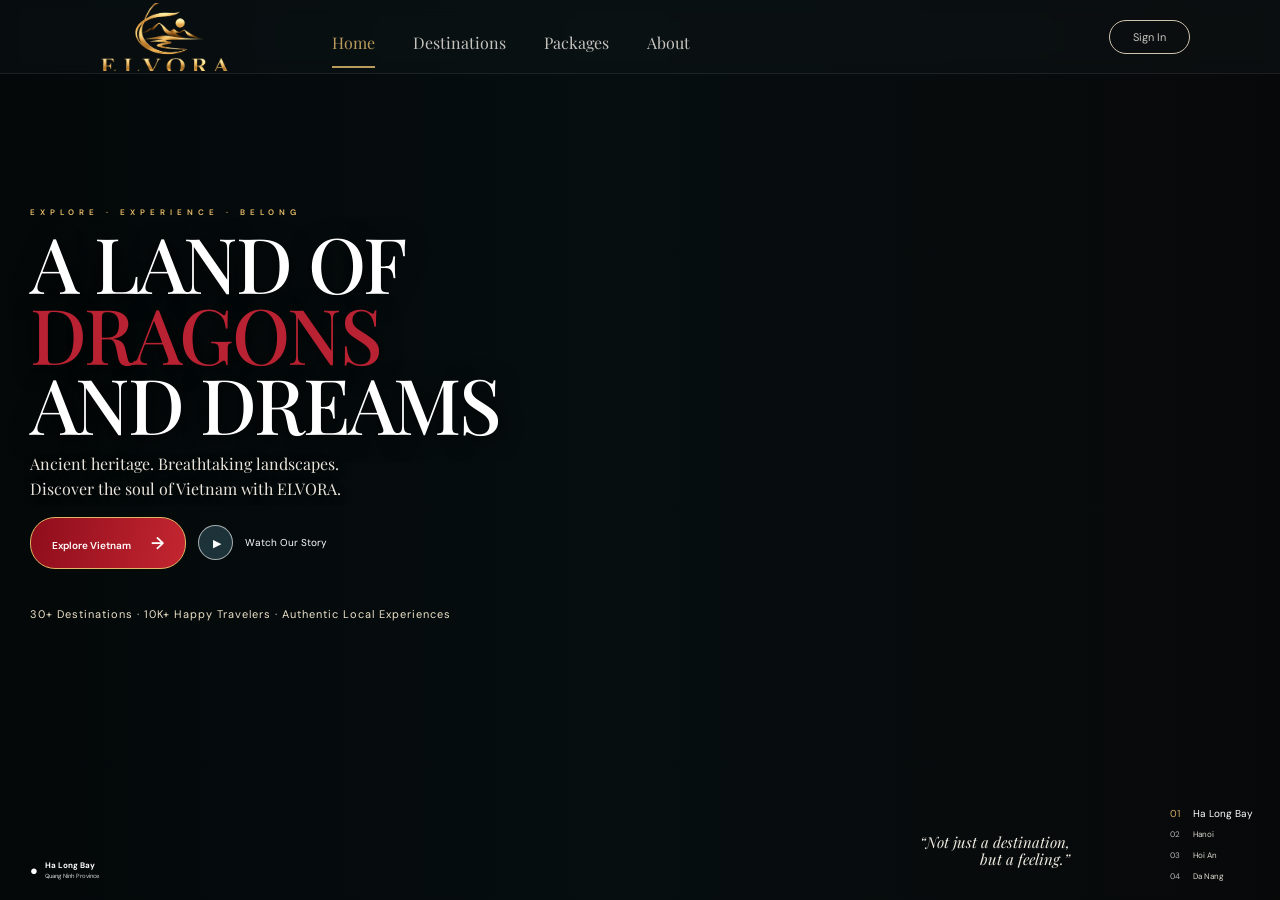
<file: index.html>
<!DOCTYPE html>
<html lang="en">
  <head>
    <meta charset="UTF-8" />
    <meta name="viewport" content="width=device-width, initial-scale=1.0" />
    <title>ELVORA — Journeys, Curated.</title>
    <link rel="preconnect" href="https://fonts.googleapis.com" />
    <link rel="preconnect" href="https://fonts.gstatic.com" crossorigin />
    <link href="https://fonts.googleapis.com/css2?family=DM+Sans:wght@400;500;600&family=Playfair+Display:wght@400;500;600&display=swap" rel="stylesheet" />
    <link rel="stylesheet" href="styles.css" />
    <style>
      /* Small fixes layered on top of the existing design */
      .hero-slide:nth-child(2) { background-image: url('hanoi-pagoda.png'); }
      .links a { font-size: 14px; font-weight: 500; }
      .auth-card { position: fixed; z-index: 10; top: 50%; right: 50%; width: min(390px, 90vw); padding: 28px; opacity: 0; pointer-events: none; transform: translate(50%, -48%) scale(.96); transition: .25s; }
      .auth-card.open { opacity: 1; pointer-events: auto; transform: translate(50%, -50%) scale(1); }
      .auth-card::before { position: fixed; z-index: -1; inset: -100vmax; content: ''; background: #06101299; }
      .close-login { position: absolute; top: 8px; right: 12px; border: 0; color: white; background: none; font-size: 24px; cursor: pointer; }
      .tabs button { font-size: 12px; }.auth-card form > label { height: 42px; font-size: 12px; }.auth-card input { font-size: 12px; }.submit { height: 38px; font-size: 12px; }.social { height: 37px; font-size: 10px; }.guest { font-size: 9px; }
    </style>
    <style>
      /* Responsive polish and subtle motion */
      body { animation: page-in .65s ease both; }
      .hero-copy { animation: rise-in .9s .15s both; }
      nav { animation: drop-in .7s ease both; }
      .primary, .play, .watch, .nav-icons button, .places button { transition: transform .25s ease, opacity .25s ease, background .25s ease; }
      .primary:hover, .play:hover { transform: translateY(-3px); }
      .watch:hover { opacity: .7; }.places li:hover { transform: translateX(-4px); }
      @keyframes page-in { from { opacity: 0; } to { opacity: 1; } }
      @keyframes rise-in { from { opacity: 0; transform: translateY(24px); } to { opacity: 1; transform: translateY(0); } }
      @keyframes drop-in { from { opacity: 0; transform: translateY(-14px); } to { opacity: 1; transform: translateY(0); } }
      @media (max-width: 900px) { nav { gap: 16px; padding: 14px 5%; }.links { gap: 16px; }.links a { font-size: 12px; }.hero-copy { left: 7%; }.auth-card { width: min(370px, 90vw); } }
      @media (max-width: 700px) { .menu-button { display: block; }.links { position: absolute; top: 64px; left: 0; right: 0; display: none; flex-direction: column; align-items: flex-start; gap: 18px; padding: 24px 7%; background: #0b1418f2; }.links.open { display: flex; animation: rise-in .3s ease both; }.links .selected:after { bottom: -6px; }.nav-icons { margin-left: auto; }.hero-copy { top: 22%; }.places { display: block; right: 7%; bottom: 15px; }.auth-card { padding: 24px; } }
      @media (max-width: 480px) { .brand { font-size: 17px; }.brand small { font-size: 5px; }.hero h1 { font-size: clamp(42px, 14vw, 57px); }.subtitle { font-size: 15px; }.actions { flex-wrap: wrap; }.primary { padding: 13px 17px; }.location, blockquote { display: none; }.places { font-size: 9px; }.nav-icons > button:not(.sign-in) { display: none; } }
      @media (prefers-reduced-motion: reduce) { *, *::before, *::after { animation-duration: .01ms !important; transition-duration: .01ms !important; } }
    </style>
  <style>.elvora-brand{width:130px!important;height:60px!important;flex:0 0 130px!important;background:url('elvora-logo.png') center 52%/260px auto no-repeat!important}.elvora-brand:after{display:none!important}.elvora-brand>*{display:none!important}</style><style>.elvora-brand,.logo{width:150px!important;height:68px!important;flex:0 0 150px!important;background:url('elvora-logo.png') center 52%/150px auto no-repeat!important}.elvora-brand:after{display:none!important}.elvora-brand>*{display:none!important}@media(min-width:761px){nav{height:74px!important;padding:0 7%!important}.links{margin-left:62px!important;gap:38px!important}.links a{font-size:16px!important;padding:27px 0 13px!important}.signin,.sign{padding:10px 26px!important;font-size:12px!important}}</style></head>
  <body>
    <main class="hero">
      <div class="hero-slides" aria-hidden="true">
        <div class="hero-slide active"></div>
        <div class="hero-slide"></div>
        <div class="hero-slide"></div>
        <div class="hero-slide"></div>
      </div>
      <div class="backdrop"></div>
      <nav>
        <a class="brand elvora-brand" href="index.html" aria-label="ELVORA home"></a>
        <button class="menu-button" aria-label="Open menu">☰</button>
        <div class="links">
          <a class="selected" href="#">Home</a><a href="destinations.html">Destinations</a><a href="packages.html">Packages</a><a href="#">About</a>
        </div>
        <div class="nav-icons"><button class="sign-in">Sign In</button></div>
      </nav>
      <section class="hero-copy">
        <p class="kicker">EXPLORE · EXPERIENCE · BELONG</p>
        <h1>A LAND OF <em>DRAGONS</em><br />AND DREAMS</h1>
        <p class="subtitle">Ancient heritage. Breathtaking landscapes.<br />Discover the soul of Vietnam with ELVORA.</p>
        <div class="actions"><a href="#" class="primary">Explore Vietnam <span>→</span></a><button class="play"><i>▶</i></button><a href="about.html" class="watch">Watch Our Story</a></div>
      </section>
      <div class="location"><b>●</b><div><strong>Ha Long Bay</strong><small>Quang Ninh Province</small></div></div>
      <blockquote>“Not just a destination,<br />but a feeling.”</blockquote>
      <ol class="places" aria-label="Choose a destination slide">
        <li class="current"><button type="button">Ha Long Bay</button></li>
        <li><button type="button">Hanoi</button></li>
        <li><button type="button">Hoi An</button></li>
        <li><button type="button">Da Nang</button></li>
      </ol>
      <aside class="auth-card">
        <button class="close-login" type="button" aria-label="Close sign in">×</button>
        <div class="tabs"><button class="active">Sign In</button><button>Create Account</button></div>
        <form id="loginForm">
          <label><span>✉</span><input type="email" placeholder="Email" required /></label>
          <label><span>♙</span><input type="password" placeholder="Password" required /></label>
          <div class="form-row"><label class="remember"><input type="checkbox" checked /> Remember me</label><a href="#">Forgot password?</a></div>
          <button class="submit">Sign In</button>
        </form>
        <p class="or">OR</p>
        <button class="social google"><b>G</b> Continue with Google</button>
        <button class="social"><b>●</b> Continue with Apple</button>
        <button class="guest">Continue as Guest</button>
      </aside>
    </main>
    <script src="app.js"></script>
    <script>
      document.title = 'ELVORA — Journeys, Curated.';
      document.querySelectorAll('.links a').forEach((link) => {
        if (link.textContent.trim() === 'About') link.href = 'about.html';
      });
      document.querySelector('.subtitle').innerHTML = 'Ancient heritage. Breathtaking landscapes.<br>Discover the soul of Vietnam with ELVORA.';
    </script>
  </body>
</html>
</file>
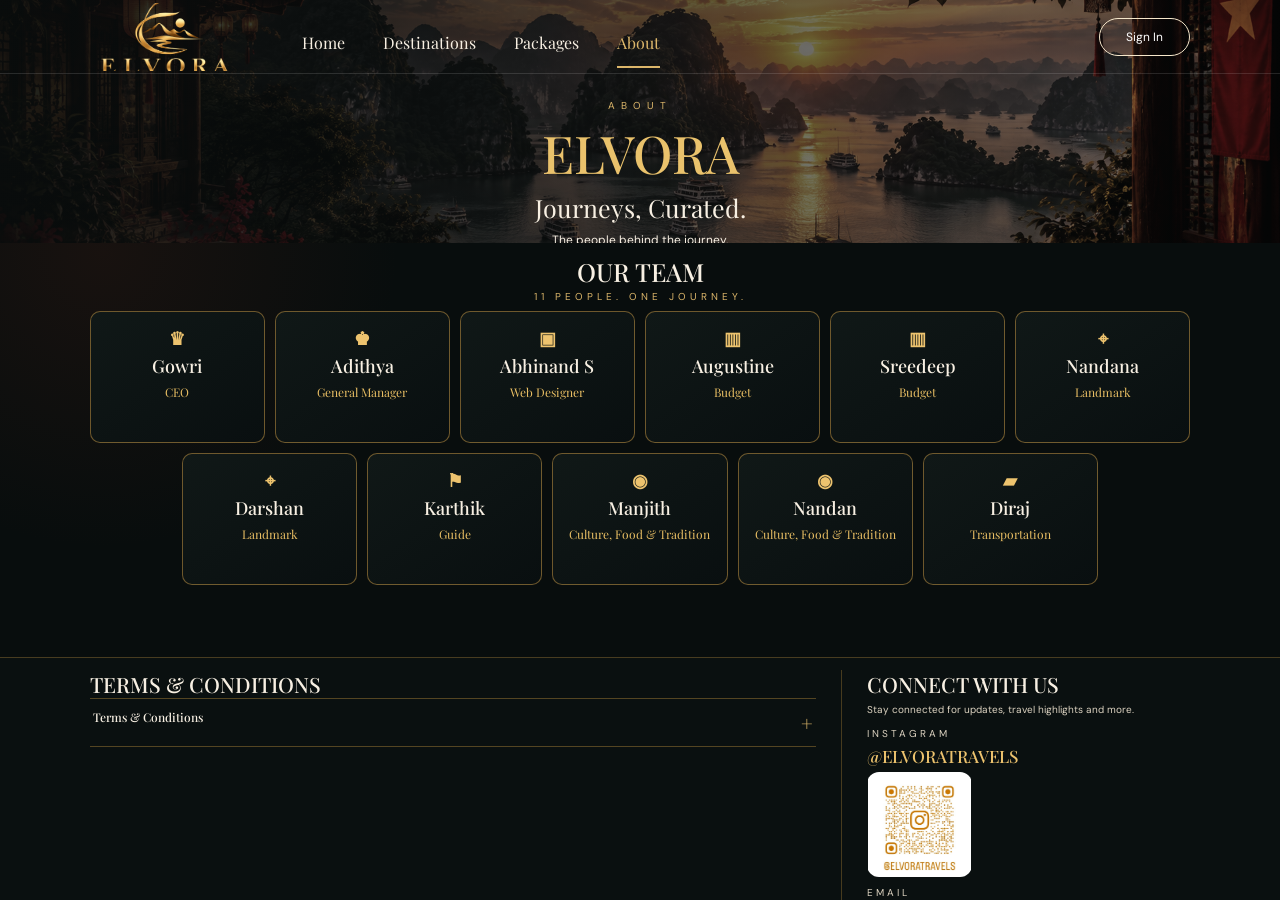
<file: about.html>
<!doctype html>
<html lang="en">
<head>
  <meta charset="utf-8">
  <meta name="viewport" content="width=device-width,initial-scale=1">
  <title>ELVORA — About</title>
  <link rel="preconnect" href="https://fonts.googleapis.com">
  <link rel="preconnect" href="https://fonts.gstatic.com" crossorigin>
  <link href="https://fonts.googleapis.com/css2?family=DM+Sans:wght@400;500;600&family=Playfair+Display:wght@400;500;600&display=swap" rel="stylesheet">
  <style>
    :root{--gold:#dcb66a;--ink:#080d0d;--serif:'Playfair Display',Georgia,serif;--sans:'DM Sans',sans-serif}*{box-sizing:border-box}body{margin:0;background:#080d0d;color:#f8f0e3;font-family:var(--sans)}.page{min-height:100vh;background:radial-gradient(circle at 8% 28%,#5a251832,transparent 22%),#080d0d}.hero{position:relative;overflow:hidden}.hero:before{position:absolute;inset:0;content:'';background:linear-gradient(90deg,#080d0de8,#080d0d60),url('destinations-hero.png') center/cover;filter:saturate(.55)}nav{position:relative;height:74px;display:flex;align-items:center;padding:0 7%;border-bottom:1px solid #ffffff20}.logo{width:150px;height:68px;flex:0 0 150px;background:url('elvora-logo.png') center 52%/150px auto no-repeat}.links{display:flex;gap:38px;margin-left:62px}.links a{padding:27px 0 13px;border-bottom:2px solid transparent;color:#f8f0e3;text-decoration:none;font:16px var(--serif)}.links .active{border-color:var(--gold);color:var(--gold)}.sign{margin-left:auto;padding:10px 26px;border:1px solid #f6e7cb;border-radius:22px;color:#fff;text-decoration:none;font:12px var(--sans)}.intro{position:relative;max-width:900px;margin:0 auto;padding:35px 6%;text-align:center}.tag{color:var(--gold);font-size:10px;letter-spacing:6px}.intro h1{margin:7px 0;font:500 clamp(54px,7vw,88px) var(--serif);color:#eac26c}.intro h2{margin:0;font:clamp(25px,3vw,38px) var(--serif)}.intro p{max-width:550px;margin:15px auto 0;font-size:14px;line-height:1.5}.team{padding:32px 7%;text-align:center}.section-kicker{margin:4px 0 18px;color:var(--gold);font-size:10px;letter-spacing:4px}.team h2,.bottom h2{margin:0;font:500 32px var(--serif)}.grid{display:grid;grid-template-columns:repeat(5,1fr);gap:16px;max-width:1400px;margin:auto}.member{min-height:142px;padding:20px 14px;border:1px solid #c6964588;border-radius:10px;background:linear-gradient(145deg,#101817,#090f10);text-align:center}.member b{display:block;color:#edc36e;font-size:21px}.member h3{margin:5px 0;font:500 20px var(--serif)}.member strong{color:#e7bd63;font:14px var(--serif)}.bottom{display:grid;grid-template-columns:1.35fr .65fr;gap:45px;padding:38px 7%;border-top:1px solid #c4934055;background:#0a1010}.bottom h2{font-size:27px}.terms-intro,.connect p{color:#ddd3c1;font-size:13px;line-height:1.55}.accordion{border-top:1px solid #c3933c66}.accordion:last-child{border-bottom:1px solid #c3933c66}.accordion button{display:flex;justify-content:space-between;width:100%;padding:15px 3px;border:0;color:#f8f0e3;background:none;text-align:left;font:500 14px var(--serif);cursor:pointer}.accordion button:after{content:'+';color:var(--gold);font-size:20px}.accordion.open button:after{content:'−'}.panel{display:none;padding:0 4px 14px;color:#e4dacb;font-size:13px;line-height:1.55}.accordion.open .panel{display:block}.terms-list{margin:0;padding-left:19px}.terms-list li+li{margin-top:10px}.connect{padding-left:35px;border-left:1px solid #c3933c55}.contact-label{margin:25px 0 4px;color:var(--gold);font-size:10px;letter-spacing:3px}.handle{display:block;color:#edc36e;font:500 22px var(--serif);text-decoration:none}.email{color:#f8f0e3;text-decoration:none;border-bottom:1px solid #dcb66a}.qr-pending{display:grid;place-items:center;width:180px;height:180px;margin:20px 0;border:1px solid #c6964588;color:#dcb66a;text-align:center;font:12px/1.45 var(--serif)}@media(max-width:900px){.grid{grid-template-columns:repeat(3,1fr)}.bottom{grid-template-columns:1fr}.connect{padding-left:0;border:0}}@media(max-width:600px){.links{display:none}.grid{grid-template-columns:repeat(2,1fr)}.team,.bottom{padding-right:6%;padding-left:6%}}
  </style>
</head>
<body>
  <main class="page">
    <header class="hero">
      <nav><a class="logo" href="index.html" aria-label="ELVORA home"></a><div class="links"><a href="index.html">Home</a><a href="destinations.html">Destinations</a><a href="packages.html">Packages</a><a class="active" href="about.html">About</a></div><a class="sign" href="index.html">Sign In</a></nav>
      <section class="intro"><span class="tag">ABOUT</span><h1>ELVORA</h1><h2>Journeys, Curated.</h2><p>The people behind the journey.</p></section>
    </header>
    <section class="team"><h2>OUR TEAM</h2><p class="section-kicker">11 PEOPLE. ONE JOURNEY.</p><div class="grid">
       <article class="member"><b>♛</b><h3>Gowri</h3><strong>CEO</strong></article><article class="member"><b>♚</b><h3>Adithya</h3><strong>General Manager</strong></article><article class="member"><b>▣</b><h3>Abhinand S</h3><strong>Web Designer</strong></article><article class="member"><b>▥</b><h3>Augustine</h3><strong>Budget</strong></article><article class="member"><b>▥</b><h3>Sreedeep</h3><strong>Budget</strong></article><article class="member"><b>⌖</b><h3>Nandana</h3><strong>Landmark</strong></article><article class="member"><b>⌖</b><h3>Darshan</h3><strong>Landmark</strong></article><article class="member"><b>⚑</b><h3>Karthik</h3><strong>Guide</strong></article><article class="member"><b>◉</b><h3>Manjith</h3><strong>Culture, Food &amp; Tradition</strong></article><article class="member"><b>◉</b><h3>Nandan</h3><strong>Culture, Food &amp; Tradition</strong></article><article class="member"><b>▰</b><h3>Diraj</h3><strong>Transportation</strong></article>
    </div></section>
    </div></section>
    <footer class="bottom"><section><h2>TERMS &amp; CONDITIONS</h2><p class="terms-intro">Please read the following terms and conditions before booking with ELVORA.</p><div class="accordion"><button type="button">Terms &amp; Conditions</button><div class="panel"><ul class="terms-list"><li>A person below 06 years is considered a child (unless specified by hotel or airline in their policies).</li><li>Check-in time in the hotel is 1400 hours, and check-out is 1200 hours.</li><li>Flight ticket charges (onward &amp; return) will be non-refundable under any circumstances or as applicable as per airline policies.</li><li>Once an airline ticket is issued, penalty charges will be applicable for the date/name change. Same subject to variation from airline to airline &amp; sector to sector.</li><li>There are vehicle access restrictions in some cities. In such a situation, the tour manager/coordinator/or the driver will do their best to drop you as near to the place of visit as possible.</li><li>The registration amount paid at the time of booking is not refundable and interest-free.</li><li>No refund can be entertained for any expenses incurred for the passengers due to circumstances beyond our control such as flight cancellation, airport closure, delays, accidents of any nature, bad weather, natural calamities, medical evacuation, supplier policies, visa rejection, and visa delay, etc.</li><li>The company reserves the right to postpone or cancel any of the tours advertised, without assigning any reason. In this case, the amount paid by the passengers will be refunded in full, and no compensation claim will be entertained.</li><li>Due to certain unavoidable circumstances, the company reserves the right to change/modify/vary and alter the tour itinerary. In such changes, compensations or claims for refund by the passengers will not be entertained by the company for limitations, and also for the non-availability of certain services with entry tickets, restaurants, sightseeing, shopping, etc. even though included in the tour itinerary.</li><li>For Single passengers traveling, have to share a room either on a twin or triple sharing basis depending on the availability. If we do not have another single, passenger to share the room, a Single Supplement with additional cost is applicable.</li><li>The tariff of the tour quotation is calculated based on the rates prevailing at the time of quoting. Club Travelt reserves the right to modify the tariff in the event of any change in the said rates before the date of departure.</li><li>Tour tariff is based on departure from Cochin unless specifically mentioned.</li><li>Tourists boarding flights at places other than Cochin have to pay the entire airfare difference and bear and pay any other additional expenses including airport transfers, hotel stay, etc. on that account.</li></ul></div></div></section><section class="connect"><h2>CONNECT WITH US</h2><p>Stay connected for updates, travel highlights and more.</p><p class="contact-label">INSTAGRAM</p><a class="handle" href="https://www.instagram.com/elvoratravels/" target="_blank" rel="noopener">@ELVORATRAVELS</a><div class="qr-pending">Instagram QR image<br>to be supplied</div><p class="contact-label">EMAIL</p><a class="email" href="mailto:elvarotravels@gmail.com">elvarotravels@gmail.com</a></section></footer>
    <script>
      const qrPlaceholder = document.querySelector('.qr-pending');
      qrPlaceholder.outerHTML = '<img class="instagram-qr" src="elvora-instagram-qr.png" alt="Instagram QR code for @ELVORATRAVELS">';
    </script>
    <style>.instagram-qr{display:block;width:180px;height:180px;margin:20px 0;object-fit:contain;border-radius:12px}</style>
  </main>
  <script>document.querySelector('.accordion button').onclick=(event)=>event.currentTarget.parentElement.classList.toggle('open');</script>
</body>
<style>
@media (min-width:1100px){
  html,body{height:100%;overflow:hidden}.page{height:100vh;display:grid;grid-template-rows:19vh 48vh 33vh;overflow:hidden}.hero{min-height:0}.intro{padding:8px 6%}.intro h1{margin:2px 0;font-size:46px}.intro h2{font-size:23px}.intro p{margin-top:4px;font-size:11px}.team{padding:10px 7%}.team h2{font-size:25px}.section-kicker{margin:2px 0 8px}.grid{gap:8px}.member{min-height:0;height:112px;padding:10px 8px}.member b{font-size:16px}.member h3{margin:3px 0;font-size:16px}.member strong{font-size:11px}.bottom{gap:25px;padding:14px 7%}.bottom h2{font-size:21px}.terms-intro{display:none}.accordion button{padding:10px 3px;font-size:12px}.connect{padding-left:25px}.connect p{margin:4px 0;font-size:10px}.contact-label{margin-top:8px!important}.handle{font-size:17px}.instagram-qr{width:112px!important;height:112px!important;margin:7px 0!important}.email{font-size:12px}.qr-pending{width:112px;height:112px;margin:7px 0;font-size:10px}}
</style>
<style>
@media (min-width:1100px){
  .page{grid-template-rows:27vh 46vh 27vh}.intro{padding:19px 6%}.intro h1{margin:4px 0;font-size:52px}.intro h2{font-size:25px}.intro p{margin-top:7px;font-size:12px}.team{padding:12px 7%}.grid{grid-template-columns:repeat(12,1fr);gap:10px}.member{height:132px;grid-column:span 2;padding:15px 8px}.member:nth-child(7){grid-column:2 / span 2}.member b{font-size:18px}.member h3{font-size:18px}.member strong{font-size:12px}.bottom{padding:12px 7%}.instagram-qr{width:105px!important;height:105px!important;margin:5px 0!important}}
</style>
</html>
</file>
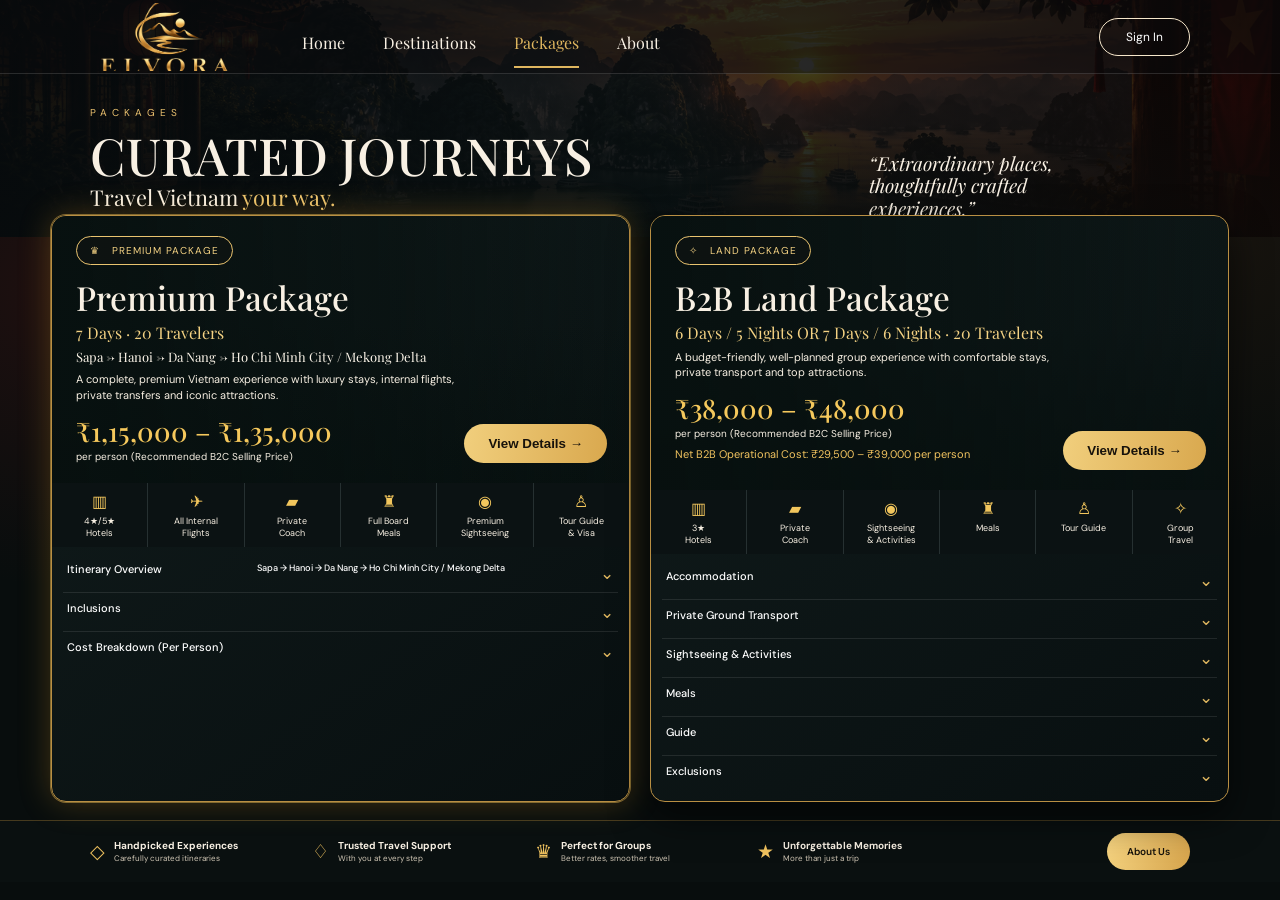
<file: packages.html>
<!doctype html>
<html lang="en"><head><meta charset="utf-8"><meta name="viewport" content="width=device-width,initial-scale=1"><title>ELVORA — Packages</title><link rel="preconnect" href="https://fonts.googleapis.com"><link rel="preconnect" href="https://fonts.gstatic.com" crossorigin><link href="https://fonts.googleapis.com/css2?family=DM+Sans:wght@400;500;600&family=Playfair+Display:wght@400;500;600&display=swap" rel="stylesheet">
<style>
:root{--gold:#dfb65f;--cream:#f8f0e3;--ink:#080d0d;--serif:'Playfair Display',Georgia,serif;--sans:'DM Sans',sans-serif}*{box-sizing:border-box}body{margin:0;background:var(--ink);color:var(--cream);font-family:var(--sans)}.page{min-height:100vh;background:radial-gradient(circle at 5% 32%,#64171640,transparent 22%),radial-gradient(circle at 95% 25%,#6e391628,transparent 23%),var(--ink)}.hero{position:relative;isolation:isolate;min-height:230px;overflow:hidden}.hero:before{position:absolute;z-index:-2;inset:0;content:'';background:url('destinations-hero.png') center 44%/cover;filter:brightness(.62) saturate(.75)}.hero:after{position:absolute;z-index:-1;inset:0;content:'';background:linear-gradient(90deg,#070b0de6,#07101292 53%,#100806c4),linear-gradient(0deg,#080d0df8,transparent 65%)}nav{height:74px;display:flex;align-items:center;padding:0 7%;border-bottom:1px solid #ffffff22;background:#090b0c73}.brand{width:150px;height:68px;flex:0 0 150px;background:url('elvora-logo.png') center 52%/150px auto no-repeat}.links{display:flex;gap:38px;margin-left:62px}.links a{padding:27px 0 13px;border-bottom:2px solid transparent;color:var(--cream);text-decoration:none;font:16px var(--serif)}.links a.active{border-color:var(--gold);color:var(--gold)}.signin{margin-left:auto;padding:10px 26px;border:1px solid #f6e7cb;border-radius:22px;color:#fff;text-decoration:none;font:12px var(--sans)}.hero-copy{max-width:1420px;margin:0 auto;padding:26px 7%}.eyebrow{color:#ebc16f;font-size:10px;letter-spacing:5px}.hero h1{margin:10px 0 2px;font:500 clamp(42px,4vw,62px)/.95 var(--serif)}.hero p{margin:0;font:clamp(19px,1.7vw,28px) var(--serif)}.hero p em{color:#ebc36e;font-style:normal}.quote{position:absolute;right:13%;bottom:17px;width:245px;font:italic clamp(18px,1.5vw,23px)/1.18 var(--serif)}.content{max-width:1420px;margin:-22px auto 0;padding:0 4% 18px;position:relative}.packages{display:grid;grid-template-columns:1fr 1fr;gap:20px}.package{overflow:hidden;border:1px solid #b98f43;border-radius:15px;background:linear-gradient(145deg,#111c1c,#080f10);box-shadow:0 15px 38px #0009}.package.premium{box-shadow:0 0 0 1px #e1b35080,0 0 32px #d3942548}.package-top{position:relative;min-height:265px;padding:20px 24px;background:center/cover}.package-top:after{position:absolute;inset:0;content:'';background:linear-gradient(90deg,#07100feb 5%,#07100f91 58%,#07100f25),linear-gradient(0deg,#07100fdc,transparent 60%)}.package-copy{position:relative;z-index:1;max-width:78%}.badge{display:inline-block;padding:7px 13px;border:1px solid #e9c36f;border-radius:18px;background:#0e1312cb;color:#f4d283;font-size:10px;letter-spacing:1px}.package h2{margin:10px 0 3px;font:500 clamp(30px,2.6vw,42px) var(--serif)}.duration{color:#f4d283;font:16px var(--serif)}.route{margin:5px 0;color:#fbf4e8;font:13px/1.35 var(--serif)}.description{margin:7px 0;font-size:11px;line-height:1.4}.price{margin:10px 0 1px;color:#f5c85c;font:500 clamp(25px,2.1vw,34px) var(--serif)}.price-note{font-size:10px}.cta{position:absolute;z-index:1;right:22px;bottom:20px;padding:12px 24px;border:0;border-radius:26px;color:#17120b;background:linear-gradient(100deg,#f1cf7d,#d9a84e);font-weight:600;cursor:pointer}.features{display:grid;grid-template-columns:repeat(6,1fr);gap:1px;background:#263031}.features div{min-height:63px;padding:8px 4px;background:#0b1213;text-align:center;font-size:9px}.features span{display:block;margin-bottom:3px;color:#f2c65d;font-size:16px}.details{padding:7px 11px}.accordion{border-top:1px solid #ffffff18}.accordion:first-child{border-top:0}.accordion button{width:100%;display:flex;justify-content:space-between;padding:8px 4px;border:0;color:#fff;background:none;text-align:left;font:500 11px var(--sans);cursor:pointer}.accordion button:after{content:'⌄';color:var(--gold);font-size:17px}.accordion.open button:after{content:'⌃'}.panel{display:none;padding:0 7px 8px;color:#e7e0d4;font-size:10px;line-height:1.45}.accordion.open .panel{display:block}.list{columns:2;margin:0;padding-left:17px}.cost{width:100%;border-collapse:collapse;font-size:10px}.cost td{padding:2px 0;border-bottom:1px solid #ffffff17}.cost td:last-child{text-align:right}.benefits{display:grid;grid-template-columns:repeat(5,1fr);gap:12px;align-items:center;padding:12px 7%;border-top:1px solid #c3933b52;background:#0a1010}.benefit{display:flex;gap:9px;align-items:center;font-size:9px}.benefit span{color:#f1c35f;font-size:19px}.benefit strong{display:block;font-size:10px}.benefit small{color:#cfc5b4;font-size:8px}.plan{justify-self:end;padding:12px 20px;border-radius:28px;color:#17120b;background:linear-gradient(100deg,#f4d27f,#d6a44c);font-weight:600;text-decoration:none;font-size:10px}@media(max-width:1050px){.packages{grid-template-columns:1fr}.content{max-width:780px}.features{grid-template-columns:repeat(3,1fr)}.benefits{grid-template-columns:repeat(2,1fr)}.plan{justify-self:start}}@media(max-width:700px){.links{display:none}.hero{min-height:230px}.quote{display:none}.content{margin:-12px auto 0;padding:0 5% 25px}.package-top{min-height:350px}.package-copy{max-width:100%}.features{grid-template-columns:repeat(2,1fr)}.benefits{grid-template-columns:1fr}.list{columns:1}}
</style></head><body><main class="page"><header class="hero"><nav><a class="brand" href="index.html" aria-label="ELVORA home"></a><div class="links"><a href="index.html">Home</a><a href="destinations.html">Destinations</a><a class="active" href="packages.html">Packages</a><a href="about.html">About</a></div><a class="signin" href="index.html">Sign In</a></nav><div class="hero-copy"><span class="eyebrow">PACKAGES</span><h1>CURATED JOURNEYS</h1><p>Travel Vietnam <em>your way.</em></p></div><aside class="quote">“Extraordinary places, thoughtfully crafted experiences.”</aside></header><section class="content"><div class="packages">
<article class="package premium"><div class="package-top" style="background-image:url('https://images.unsplash.com/photo-1537996194471-e657df975ab4?auto=format&fit=crop&w=1400&q=85')"><div class="package-copy"><span class="badge">♛ &nbsp; PREMIUM PACKAGE</span><h2>Premium Package</h2><div class="duration">7 Days · 20 Travelers</div><p class="route">Sapa → Hanoi → Da Nang → Ho Chi Minh City / Mekong Delta</p><p class="description">A complete, premium Vietnam experience with luxury stays, internal flights, private transfers and iconic attractions.</p><div class="price">₹1,15,000 – ₹1,35,000</div><div class="price-note">per person (Recommended B2C Selling Price)</div></div><button class="cta">View Details →</button></div><div class="features"><div><span>▥</span>4★/5★<br>Hotels</div><div><span>✈</span>All Internal<br>Flights</div><div><span>▰</span>Private<br>Coach</div><div><span>♜</span>Full Board<br>Meals</div><div><span>◉</span>Premium<br>Sightseeing</div><div><span>♙</span>Tour Guide<br>&amp; Visa</div></div><div class="details"><div class="accordion"><button>Itinerary Overview <small>Sapa → Hanoi → Da Nang → Ho Chi Minh City / Mekong Delta</small></button></div><div class="accordion"><button>Inclusions</button><div class="panel"><ul class="list"><li>4-star / 5-star boutique hotels</li><li>All internal flights</li><li>Private dedicated coach transfers</li><li>Premium sightseeing passes</li><li>Fansipan Cable Car</li><li>Ba Na Hills &amp; Golden Bridge</li><li>Mekong cruise</li><li>Cat Cat</li><li>Marble Mountain</li><li>Puppet show</li><li>Full board meals</li><li>Full-time English/Hindi-speaking tour guide</li><li>Vietnam E-visa fee</li><li>Bottled water &amp; tips</li></ul></div></div><div class="accordion"><button>Cost Breakdown (Per Person)</button><div class="panel"><table class="cost"><tr><td>International Flights</td><td>₹32,000 – ₹42,000</td></tr><tr><td>Domestic Airfare (2 Legs)</td><td>₹10,000 – ₹13,000</td></tr><tr><td>4-Star Luxury Hotels</td><td>₹18,000 – ₹24,000</td></tr><tr><td>Private Group Transport</td><td>₹8,000 – ₹11,000</td></tr><tr><td>Sightseeing &amp; Cable Cars</td><td>₹12,000 – ₹15,000</td></tr><tr><td>Full Board Meals</td><td>₹9,000 – ₹12,000</td></tr><tr><td>Guide, Visa &amp; Misc.</td><td>₹4,000 – ₹6,000</td></tr></table></div></div></div></article>
<article class="package"><div class="package-top" style="background-image:url('https://images.unsplash.com/photo-1528127269322-539801943592?auto=format&fit=crop&w=1400&q=85')"><div class="package-copy"><span class="badge">✧ &nbsp; LAND PACKAGE</span><h2>B2B Land Package</h2><div class="duration">6 Days / 5 Nights OR 7 Days / 6 Nights · 20 Travelers</div><p class="description">A budget-friendly, well-planned group experience with comfortable stays, private transport and top attractions.</p><div class="price">₹38,000 – ₹48,000</div><div class="price-note">per person (Recommended B2C Selling Price)</div><p class="description" style="color:#f1c35f">Net B2B Operational Cost: ₹29,500 – ₹39,000 per person</p></div><button class="cta">View Details →</button></div><div class="features"><div><span>▥</span>3★<br>Hotels</div><div><span>▰</span>Private<br>Coach</div><div><span>◉</span>Sightseeing<br>&amp; Activities</div><div><span>♜</span>Meals</div><div><span>♙</span>Tour Guide</div><div><span>✧</span>Group<br>Travel</div></div><div class="details"><div class="accordion"><button>Accommodation</button><div class="panel">3-Star Budget Hotels / Boutiques<br>Twin/Triple Sharing with Breakfast</div></div><div class="accordion"><button>Private Ground Transport</button><div class="panel">Dedicated 29-Seater AC Coach<br>Pickups, Drops, Day Tours, Tolls &amp; Driver</div></div><div class="accordion"><button>Sightseeing &amp; Activities</button><div class="panel"><ul class="list"><li>Water Puppet Show</li><li>Halong Bay/Ninh Binh boat</li><li>Ba Na Hills/Golden Bridge Cable Car</li><li>Marble Mountain</li><li>Mekong Delta boat</li></ul></div></div><div class="accordion"><button>Meals</button><div class="panel">Standard Local Lunch &amp; Dinner Set-Menus (6 Days)</div></div><div class="accordion"><button>Guide</button><div class="panel">Local English/Hindi-Speaking Tour Guide</div></div><div class="accordion"><button>Exclusions</button><div class="panel"><ul class="list"><li>International flights</li><li>Domestic flight tickets</li><li>Visa fees</li><li>Passport expenses</li><li>Tips</li><li>Personal out-of-pocket expenses</li></ul></div></div></div></article>
</div></section><footer class="benefits"><div class="benefit"><span>◇</span><div><strong>Handpicked Experiences</strong><small>Carefully curated itineraries</small></div></div><div class="benefit"><span>♢</span><div><strong>Trusted Travel Support</strong><small>With you at every step</small></div></div><div class="benefit"><span>♛</span><div><strong>Perfect for Groups</strong><small>Better rates, smoother travel</small></div></div><div class="benefit"><span>★</span><div><strong>Unforgettable Memories</strong><small>More than just a trip</small></div></div><a class="plan" href="about.html">About Us</a></footer></main><script>
document.querySelectorAll('.accordion button').forEach(button=>button.onclick=()=>button.parentElement.classList.toggle('open'));
const packageModal=document.createElement('div');
packageModal.className='package-modal';
packageModal.innerHTML='<section class="modal-panel" role="dialog" aria-modal="true" aria-labelledby="modalTitle"><button class="modal-close" type="button" aria-label="Close details">×</button><span class="modal-kicker">ELVORA JOURNEY</span><h2 id="modalTitle"></h2><div class="modal-body"></div></section>';
document.body.append(packageModal);
const modalTitle=packageModal.querySelector('#modalTitle');
const modalBody=packageModal.querySelector('.modal-body');
const closeModal=()=>packageModal.classList.remove('open');
packageModal.querySelector('.modal-close').onclick=closeModal;
packageModal.onclick=(event)=>{if(event.target===packageModal)closeModal()};
document.addEventListener('keydown',(event)=>{if(event.key==='Escape')closeModal()});
document.querySelectorAll('.cta').forEach(button=>button.onclick=()=>{
  const packageCard=button.closest('.package');
  const details=packageCard.querySelector('.details').cloneNode(true);
  details.querySelectorAll('.accordion').forEach(section=>section.classList.add('open'));
  modalTitle.textContent=packageCard.querySelector('h2').textContent;
  modalBody.replaceChildren(details);
  packageModal.classList.add('open');
});
</script><style>.package-modal{position:fixed;z-index:50;inset:0;display:grid;place-items:center;padding:24px;background:#020506c9;opacity:0;pointer-events:none;transition:opacity .2s}.package-modal.open{opacity:1;pointer-events:auto}.modal-panel{position:relative;width:min(760px,94vw);max-height:min(760px,88vh);overflow:auto;padding:34px;border:1px solid #dcb66a;border-radius:18px;background:linear-gradient(145deg,#142020,#080e0f);box-shadow:0 25px 80px #000;color:#f8f0e3}.modal-close{position:absolute;top:14px;right:17px;border:0;color:#f8f0e3;background:none;font-size:28px;cursor:pointer}.modal-kicker{color:#dfb65f;font-size:10px;letter-spacing:4px}.modal-panel h2{margin:8px 0 18px;font:500 36px var(--serif);color:#f5c85c}.modal-body .details{padding:0}.modal-body .accordion button{pointer-events:none;padding:12px 4px;font-size:13px}.modal-body .panel{display:block;padding:0 7px 14px;font-size:12px}.modal-body .cost{font-size:12px}@media(max-width:700px){.modal-panel{padding:28px 20px}.modal-panel h2{font-size:29px}.modal-body .list{columns:1}}</style></body></html>
</file>
<file: styles.css>
:root{--gold:#d5ac65;--ink:#0c1519;--serif:'Playfair Display',Georgia,serif;--sans:'DM Sans',sans-serif}*{box-sizing:border-box}body{margin:0;background:#0e1515;color:white;font-family:var(--sans)}.hero{isolation:isolate;position:relative;height:100vh;min-height:650px;overflow:hidden;background:#14262a}.hero-slides{position:absolute;z-index:-2;inset:0}.hero-slide{position:absolute;inset:0;opacity:0;background:center/cover no-repeat;transition:opacity 1.4s ease-in-out}.hero-slide.active{opacity:1}.hero-slide:nth-child(1){background-image:url('https://images.unsplash.com/photo-1528127269322-539801943592?auto=format&fit=crop&w=2200&q=90')}.hero-slide:nth-child(2){background-image:url('https://images.unsplash.com/photo-1509030450996-dd1a3c24590c?auto=format&fit=crop&w=2200&q=90')}.hero-slide:nth-child(3){background-image:url('https://images.unsplash.com/photo-1528181304800-259b08848526?auto=format&fit=crop&w=2200&q=90')}.hero-slide:nth-child(4){background-image:url('https://images.unsplash.com/photo-1518509562904-e7ef99cdcc86?auto=format&fit=crop&w=2200&q=90')}.backdrop{position:absolute;z-index:-1;inset:0;background:linear-gradient(90deg,#071316b8 0%,#07131658 38%,#0812150d 75%),linear-gradient(0deg,#0413158a 0%,transparent 45%,#07111655)}nav{height:64px;padding:14px 28px;display:flex;align-items:center;gap:30px;border-bottom:1px solid #ffffff15;background:#10161968;backdrop-filter:blur(8px)}.brand{display:flex;align-items:center;gap:9px;color:#f4efe7;font:500 18px/1 var(--serif);letter-spacing:2px;margin-right:30px}.brand small{display:block;font:5px var(--sans);letter-spacing:1.3px;margin-top:5px}.lotus{color:var(--gold);font-size:34px;line-height:.4;transform:rotate(45deg)}.links{display:flex;gap:25px;align-items:center}.links a,.nav-icons button{font:9px var(--sans);color:#e9e6e0;text-decoration:none;opacity:.84}.links .selected{position:relative;color:#fff}.links .selected:after{position:absolute;content:"";width:22px;height:2px;background:var(--gold);bottom:-10px;left:0}.nav-icons{margin-left:auto;display:flex;align-items:center;gap:18px}.nav-icons button{background:none;border:0;font-size:18px;cursor:pointer}.nav-icons .sign-in{font-size:9px;border:1px solid #d9b778;padding:8px 23px;border-radius:20px}.menu-button{display:none}.hero-copy{position:absolute;left:30px;top:30%;max-width:560px}.kicker{font-size:8px;letter-spacing:3px;font-weight:600;margin:0 0 10px}.hero h1{font:500 clamp(48px,5.2vw,76px)/.88 var(--serif);letter-spacing:-2px;margin:0}.subtitle{font:16px/1.55 var(--serif);color:#e9e4dc;margin:13px 0 15px}.actions{display:flex;align-items:center;gap:12px}.primary{padding:14px 21px;border-radius:25px;background:linear-gradient(100deg,#e9c578,#c7964a);color:#161411;text-decoration:none;font:600 10px var(--sans)}.primary span{font-size:17px;margin-left:18px}.play{height:35px;width:35px;border-radius:50%;color:#fff;border:1px solid #ffffff99;background:#2e4f5999;cursor:pointer}.play i{font-size:11px;font-style:normal;margin-left:2px}.watch{color:#fff;text-decoration:none;font-size:10px}.auth-card{position:absolute;right:20px;top:45px;width:195px;padding:15px;background:#101b20e8;border:1px solid #ffffff18;border-radius:10px;box-shadow:0 13px 30px #0007;backdrop-filter:blur(12px)}.tabs{display:flex;justify-content:space-between;margin-bottom:13px;border-bottom:1px solid #ffffff20}.tabs button{border:0;background:none;color:#c7c5c0;padding:7px 6px;font:9px var(--sans);cursor:pointer}.tabs .active{color:white;border-bottom:2px solid var(--gold)}form>label{height:28px;background:#233036cc;border:1px solid #ffffff0d;border-radius:5px;margin:6px 0;display:flex;align-items:center;padding:0 8px;gap:8px;color:#bdc0bd;font-size:10px}input{width:100%;border:0;outline:0;background:transparent;color:#fff;font:9px var(--sans)}.form-row{display:flex;justify-content:space-between;font-size:7px;color:#d3d0c7;margin:7px 0}.form-row a{color:#d3d0c7;text-decoration:none}.remember{display:flex;gap:3px;align-items:center}.remember input{width:auto;accent-color:var(--gold);margin:0}.submit{height:28px;width:100%;border:0;border-radius:5px;background:linear-gradient(100deg,#ebc978,#c7954d);font:600 9px var(--sans);color:#1e1810;cursor:pointer}.or{text-align:center;font-size:7px;color:#a6aaa7;margin:10px}.social{width:100%;height:27px;background:#273136;border:1px solid #ffffff11;border-radius:6px;color:#f5f4f2;margin:3px 0;font:8px var(--sans);cursor:pointer}.social b{font-size:11px;margin-right:12px}.google b{color:#e5ae48}.guest{display:block;margin:8px auto 0;border:0;background:none;color:#d1d1cb;font:7px var(--sans);cursor:pointer}.location{position:absolute;bottom:20px;left:30px;display:flex;gap:7px;align-items:center;font-size:8px}.location b{font-size:13px}.location strong,.location small{display:block}.location small{font-size:6px;color:#d7d7d3;margin-top:2px}blockquote{position:absolute;right:210px;bottom:32px;text-align:right;font:italic 15px/1.15 var(--serif);margin:0;color:#eee9df}.places{position:absolute;right:27px;bottom:13px;margin:0;padding:0;list-style:none;counter-reset:item;font-size:8px;line-height:21px}.places li{color:#ddd9d0}.places li:before{counter-increment:item;content:"0" counter(item);display:inline-block;width:23px;color:#b5b6b2}.places li button{padding:0;border:0;color:inherit;background:transparent;font:inherit;cursor:pointer}.places .current{font-size:10px;color:#fff}.places .current:before{color:var(--gold)}@media(max-width:860px){.links{display:none}.menu-button{display:block;background:none;border:0;color:white;font-size:19px}.brand{margin-right:auto}.auth-card{right:20px;top:75px}.hero-copy{top:32%;left:7%}blockquote,.places{display:none}}@media(max-width:520px){.hero{min-height:760px;background-position:55% center}.auth-card{top:auto;bottom:20px;right:6%;left:6%;width:auto}.hero-copy{top:125px;left:7%;right:7%}.hero h1{font-size:50px}.subtitle{font-size:14px}.location{display:none}.nav-icons>button:not(.sign-in){display:none}.nav-icons .sign-in{padding:7px 13px}}
</file>
